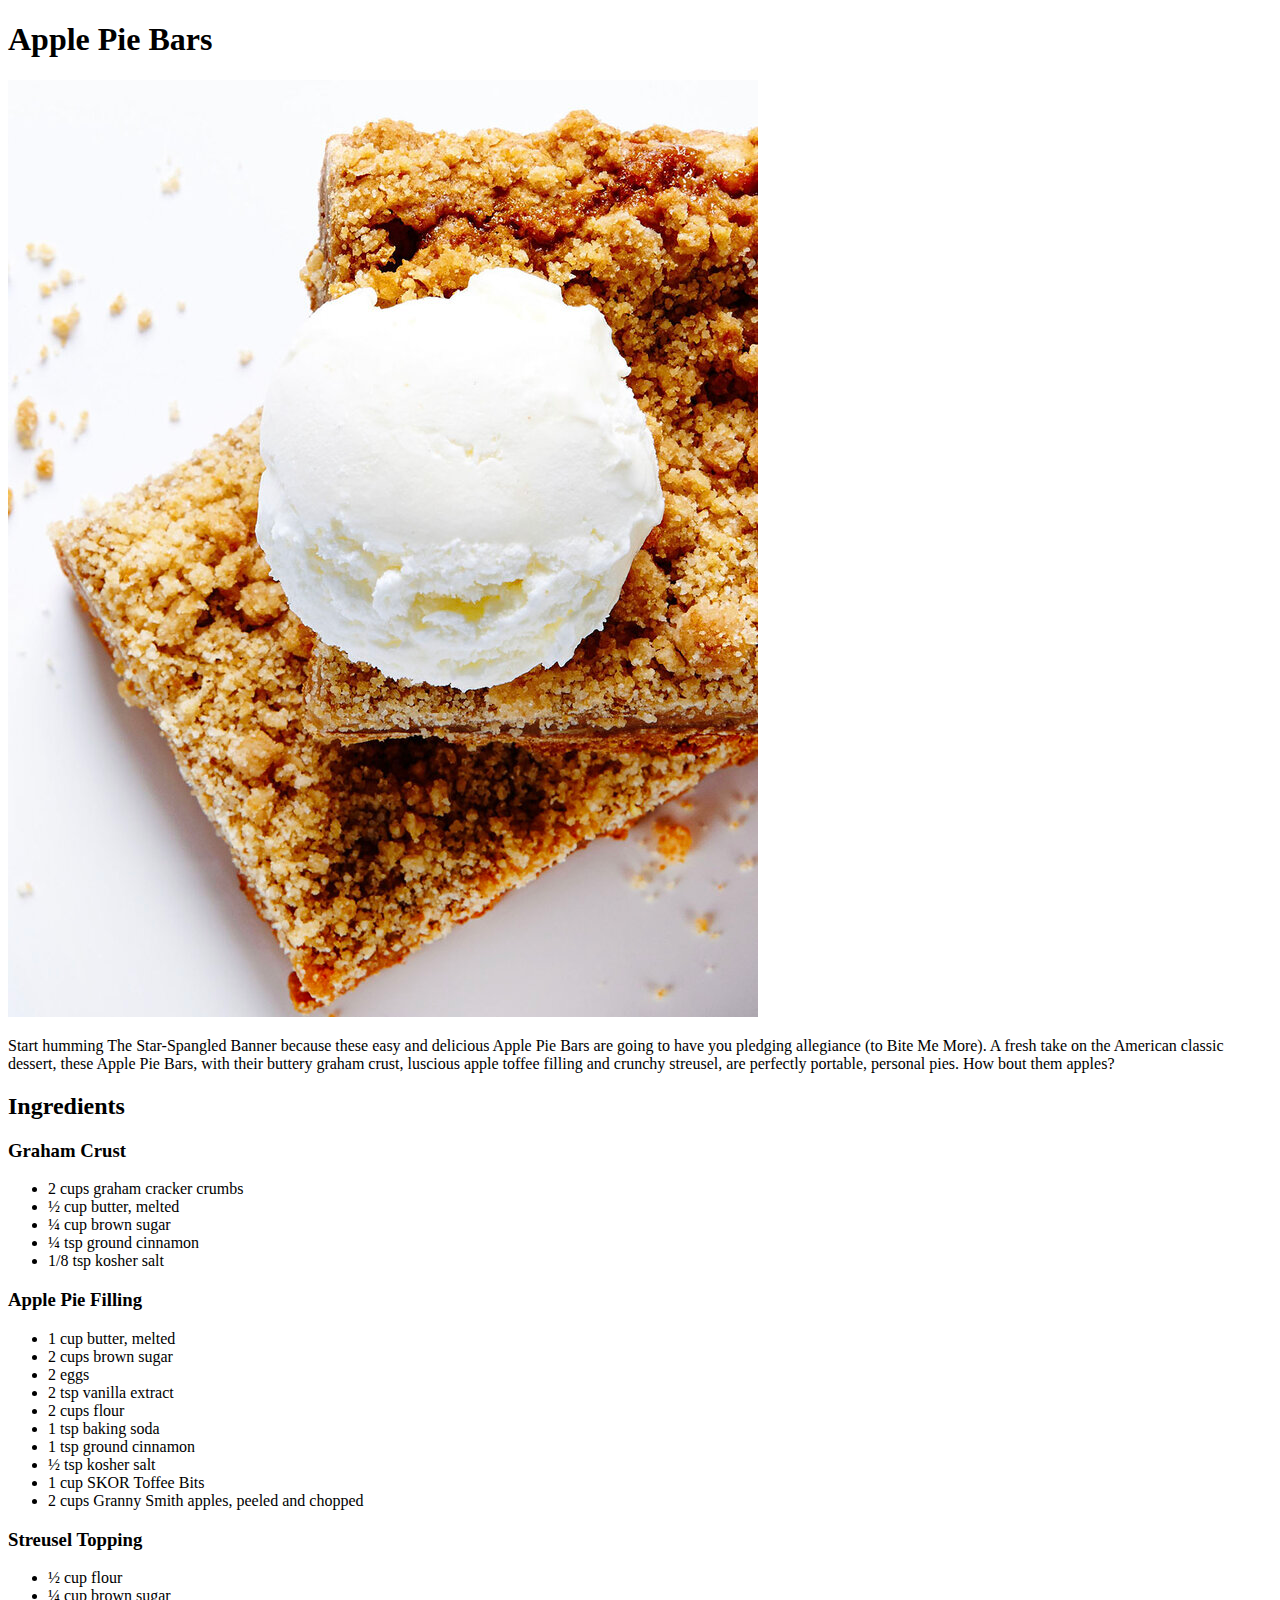
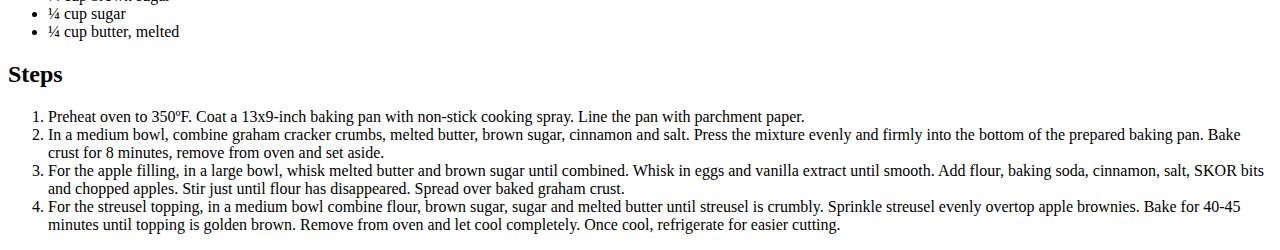
<file: recipes/apple-pie-bars.html>
<!DOCTYPE html>
<html lang="en">
  <head>
    <meta charset="UTF-8" />
    <title>Apple Pie Bars Recipe</title>
  </head>
  <body>
    <h1>Apple Pie Bars</h1>
    <img src="../img/apple-pie-bar.jpg" alt="Apple pie bars" />
    <p>
      Start humming The Star-Spangled Banner because these easy and delicious
      Apple Pie Bars are going to have you pledging allegiance (to Bite Me
      More). A fresh take on the American classic dessert, these Apple Pie Bars,
      with their buttery graham crust, luscious apple toffee filling and crunchy
      streusel, are perfectly portable, personal pies. How bout them apples?
    </p>
    <h2>Ingredients</h2>
    <h3>Graham Crust</h3>
    <ul>
      <li>2 cups graham cracker crumbs</li>
      <li>½ cup butter, melted</li>
      <li>¼ cup brown sugar</li>
      <li>¼ tsp ground cinnamon</li>
      <li>1/8 tsp kosher salt</li>
    </ul>
    <h3>Apple Pie Filling</h3>
    <ul>
      <li>1 cup butter, melted</li>
      <li>2 cups brown sugar</li>
      <li>2 eggs</li>
      <li>2 tsp vanilla extract</li>
      <li>2 cups flour</li>
      <li>1 tsp baking soda</li>
      <li>1 tsp ground cinnamon</li>
      <li>½ tsp kosher salt</li>
      <li>1 cup SKOR Toffee Bits</li>
      <li>2 cups Granny Smith apples, peeled and chopped</li>
    </ul>
    <h3>Streusel Topping</h3>
    <ul>
      <li>½ cup flour</li>
      <li>¼ cup brown sugar</li>
      <li>¼ cup sugar</li>
      <li>¼ cup butter, melted</li>
    </ul>
    <h2>Steps</h2>
    <ol>
      <li>
        Preheat oven to 350ºF. Coat a 13x9-inch baking pan with non-stick
        cooking spray. Line the pan with parchment paper.
      </li>
      <li>
        In a medium bowl, combine graham cracker crumbs, melted butter, brown
        sugar, cinnamon and salt. Press the mixture evenly and firmly into the
        bottom of the prepared baking pan. Bake crust for 8 minutes, remove from
        oven and set aside.
      </li>
      <li>
        For the apple filling, in a large bowl, whisk melted butter and brown
        sugar until combined. Whisk in eggs and vanilla extract until smooth.
        Add flour, baking soda, cinnamon, salt, SKOR bits and chopped apples.
        Stir just until flour has disappeared. Spread over baked graham crust.
      </li>
      <li>
        For the streusel topping, in a medium bowl combine flour, brown sugar,
        sugar and melted butter until streusel is crumbly. Sprinkle streusel
        evenly overtop apple brownies. Bake for 40-45 minutes until topping is
        golden brown. Remove from oven and let cool completely. Once cool,
        refrigerate for easier cutting.
      </li>
    </ol>
  </body>
</html>
</file>
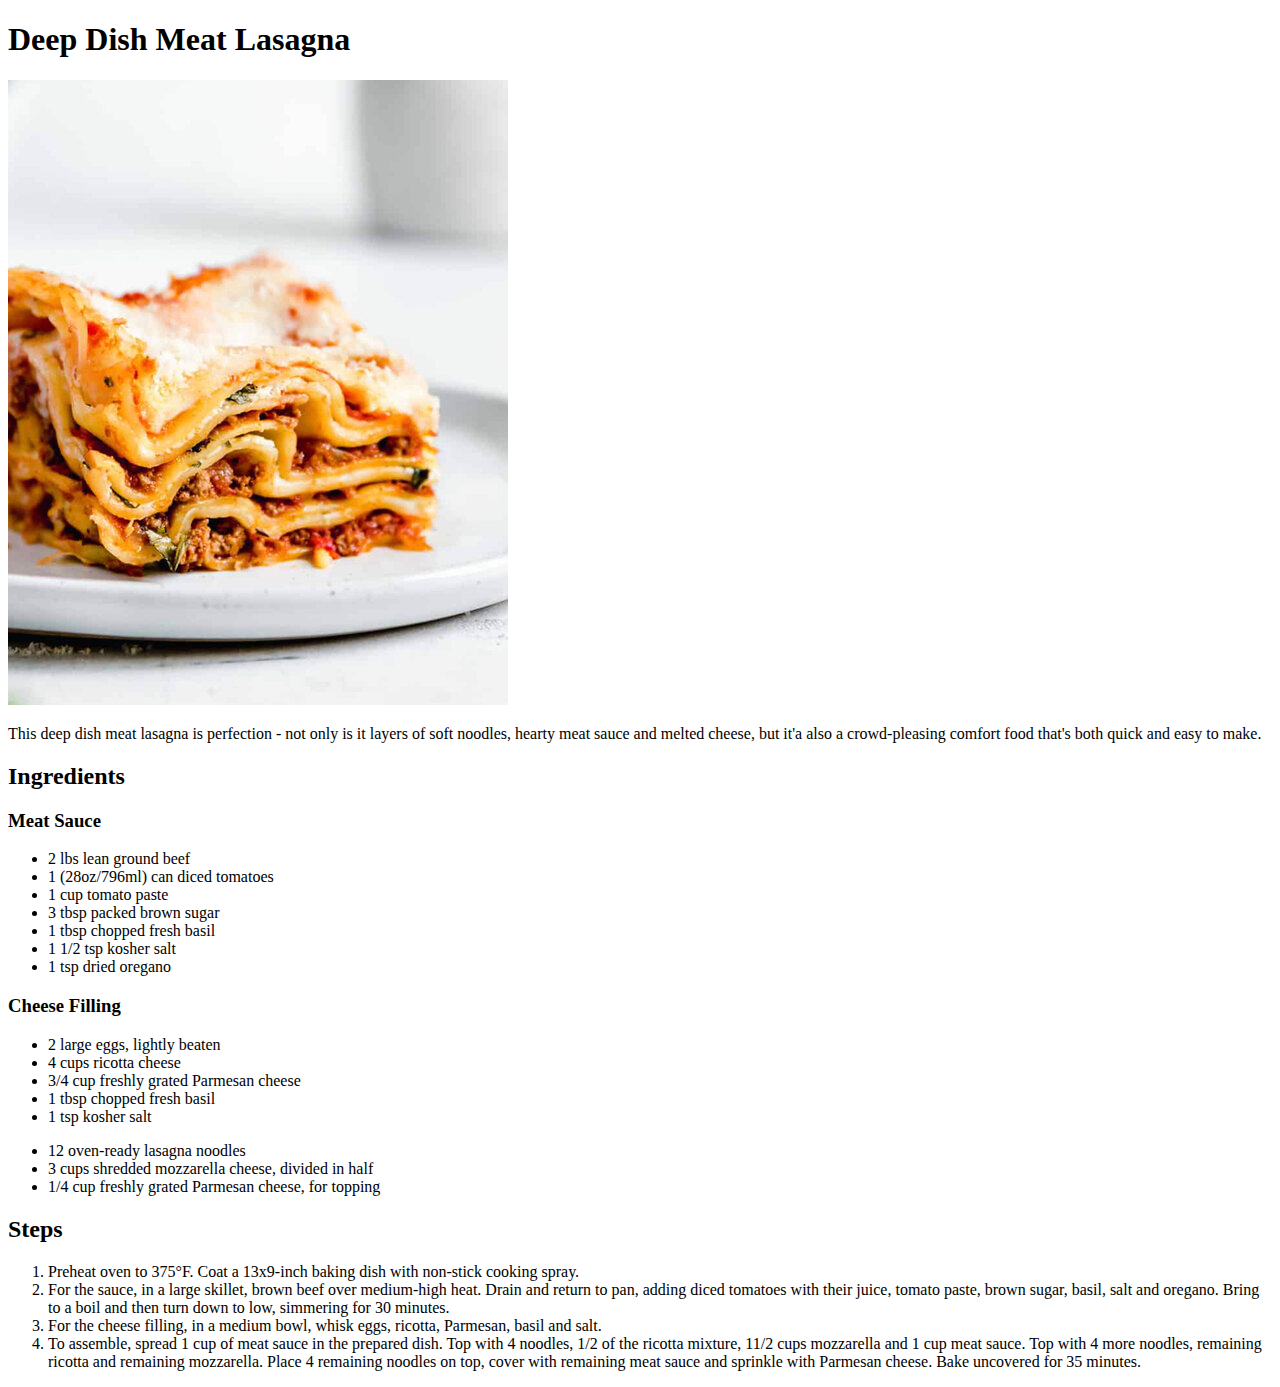
<file: recipes/lasagna.html>
<!DOCTYPE html>
<html lang="en">
  <head>
    <meta charset="utf-8" />
    <title>Deep Dish Meat Lasagna</title>
  </head>
  <body>
    <!-- infos at https://www.bitememore.com/easy-recipes/deep-dish-meat-lasagna-recipe -->
    <h1>Deep Dish Meat Lasagna</h1>
    <img src="../img/lasagna.jpg" alt="lasagna" />
    <p>
      This deep dish meat lasagna is perfection - not only is it layers of soft
      noodles, hearty meat sauce and melted cheese, but it'a also a
      crowd-pleasing comfort food that's both quick and easy to make.
    </p>
    <h2>Ingredients</h2>
    <h3>Meat Sauce</h3>
    <ul>
      <li>2 lbs lean ground beef</li>
      <li>1 (28oz/796ml) can diced tomatoes</li>
      <li>1 cup tomato paste</li>
      <li>3 tbsp packed brown sugar</li>
      <li>1 tbsp chopped fresh basil</li>
      <li>1 1/2 tsp kosher salt</li>
      <li>1 tsp dried oregano</li>
    </ul>
    <h3>Cheese Filling</h3>
    <ul>
      <li>2 large eggs, lightly beaten</li>
      <li>4 cups ricotta cheese</li>
      <li>3/4 cup freshly grated Parmesan cheese</li>
      <li>1 tbsp chopped fresh basil</li>
      <li>1 tsp kosher salt</li>
    </ul>
    <ul>
      <li>12 oven-ready lasagna noodles</li>
      <li>3 cups shredded mozzarella cheese, divided in half</li>
      <li>1/4 cup freshly grated Parmesan cheese, for topping</li>
    </ul>
    <h2>Steps</h2>
    <ol>
      <li>
        Preheat oven to 375°F. Coat a 13x9-inch baking dish with non-stick
        cooking spray.
      </li>
      <li>
        For the sauce, in a large skillet, brown beef over medium-high heat.
        Drain and return to pan, adding diced tomatoes with their juice, tomato
        paste, brown sugar, basil, salt and oregano. Bring to a boil and then
        turn down to low, simmering for 30 minutes.
      </li>
      <li>
        For the cheese filling, in a medium bowl, whisk eggs, ricotta, Parmesan,
        basil and salt.
      </li>
      <li>
        To assemble, spread 1 cup of meat sauce in the prepared dish. Top with 4
        noodles, 1/2 of the ricotta mixture, 11/2 cups mozzarella and 1 cup meat
        sauce. Top with 4 more noodles, remaining ricotta and remaining
        mozzarella. Place 4 remaining noodles on top, cover with remaining meat
        sauce and sprinkle with Parmesan cheese. Bake uncovered for 35 minutes.
      </li>
    </ol>
  </body>
</html>
</file>
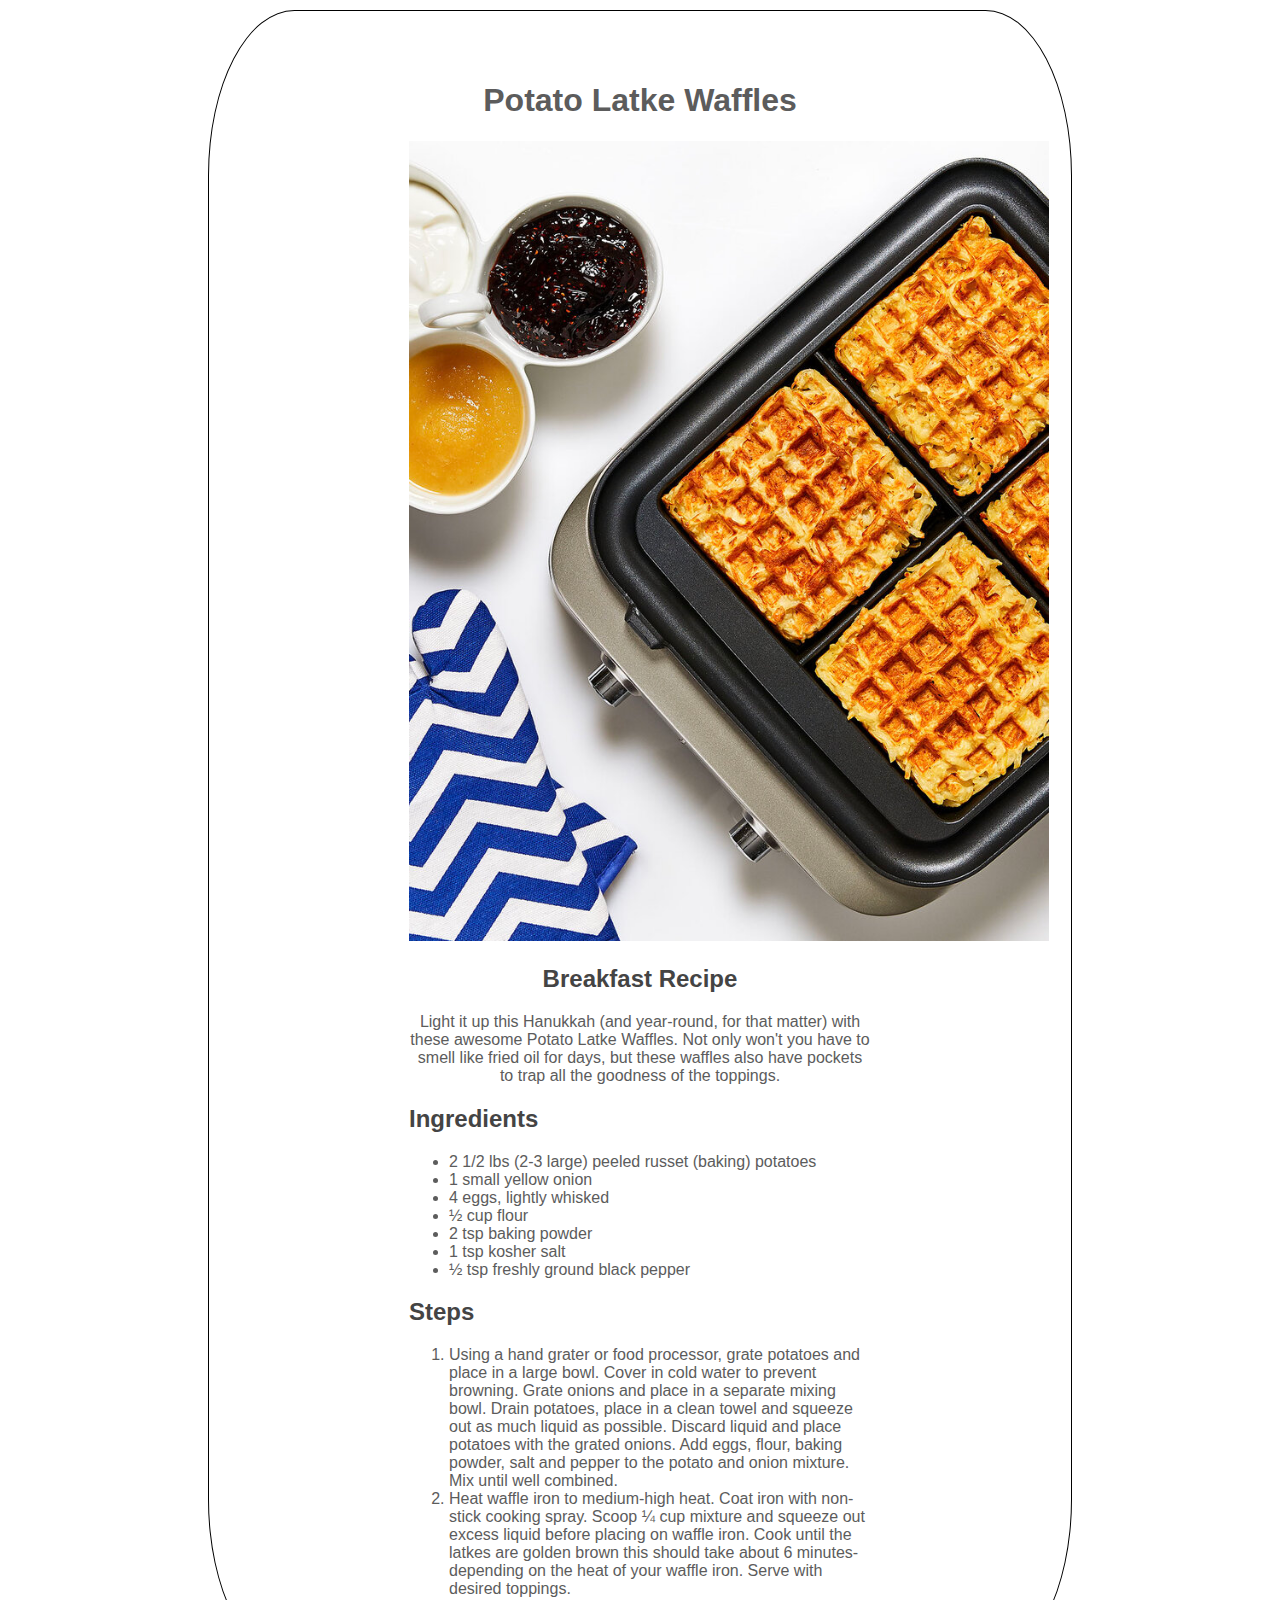
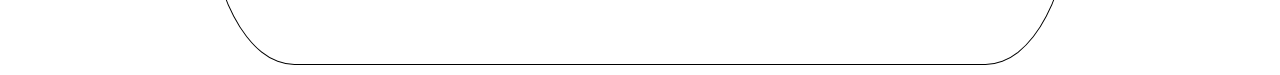
<file: recipes/potato-latke-waffles.html>
<!DOCTYPE html>
<html lang="en">
  <head>
    <meta charset="utf-8" />
    <link rel="stylesheet" href="../styles/styles.css" />
    <title>Potato Latke Waffles</title>
  </head>
  <body>
    <!-- infos at https://www.bitememore.com/easy-recipes/potato-latke-waffles-recipe -->

    <main>
      <h1>Potato Latke Waffles</h1>
      <div class="image-header">
        <img src="../img/potato-latke-waffles.jpg" alt="Potato Latke Waffles" />
      </div>
      <h2 class="subheader">Breakfast Recipe</h2>
      <p>
        Light it up this Hanukkah (and year-round, for that matter) with these
        awesome Potato Latke Waffles. Not only won't you have to smell like
        fried oil for days, but these waffles also have pockets to trap all the
        goodness of the toppings.
      </p>
      <h2 class="subheader meal-preparation">Ingredients</h2>
      <ul>
        <li>2 1/2 lbs (2-3 large) peeled russet (baking) potatoes</li>
        <li>1 small yellow onion</li>
        <li>4 eggs, lightly whisked</li>
        <li>½ cup flour</li>
        <li>2 tsp baking powder</li>
        <li>1 tsp kosher salt</li>
        <li>½ tsp freshly ground black pepper</li>
      </ul>
      <h2 class="subheader meal-preparation">Steps</h2>
      <ol>
        <li>
          Using a hand grater or food processor, grate potatoes and place in a
          large bowl. Cover in cold water to prevent browning. Grate onions and
          place in a separate mixing bowl. Drain potatoes, place in a clean
          towel and squeeze out as much liquid as possible. Discard liquid and
          place potatoes with the grated onions. Add eggs, flour, baking powder,
          salt and pepper to the potato and onion mixture. Mix until well
          combined.
        </li>
        <li>
          Heat waffle iron to medium-high heat. Coat iron with non-stick cooking
          spray. Scoop ¼ cup mixture and squeeze out excess liquid before
          placing on waffle iron. Cook until the latkes are golden brown this
          should take about 6 minutes-depending on the heat of your waffle iron.
          Serve with desired toppings.
        </li>
      </ol>
    </main>
  </body>
</html>
</file>
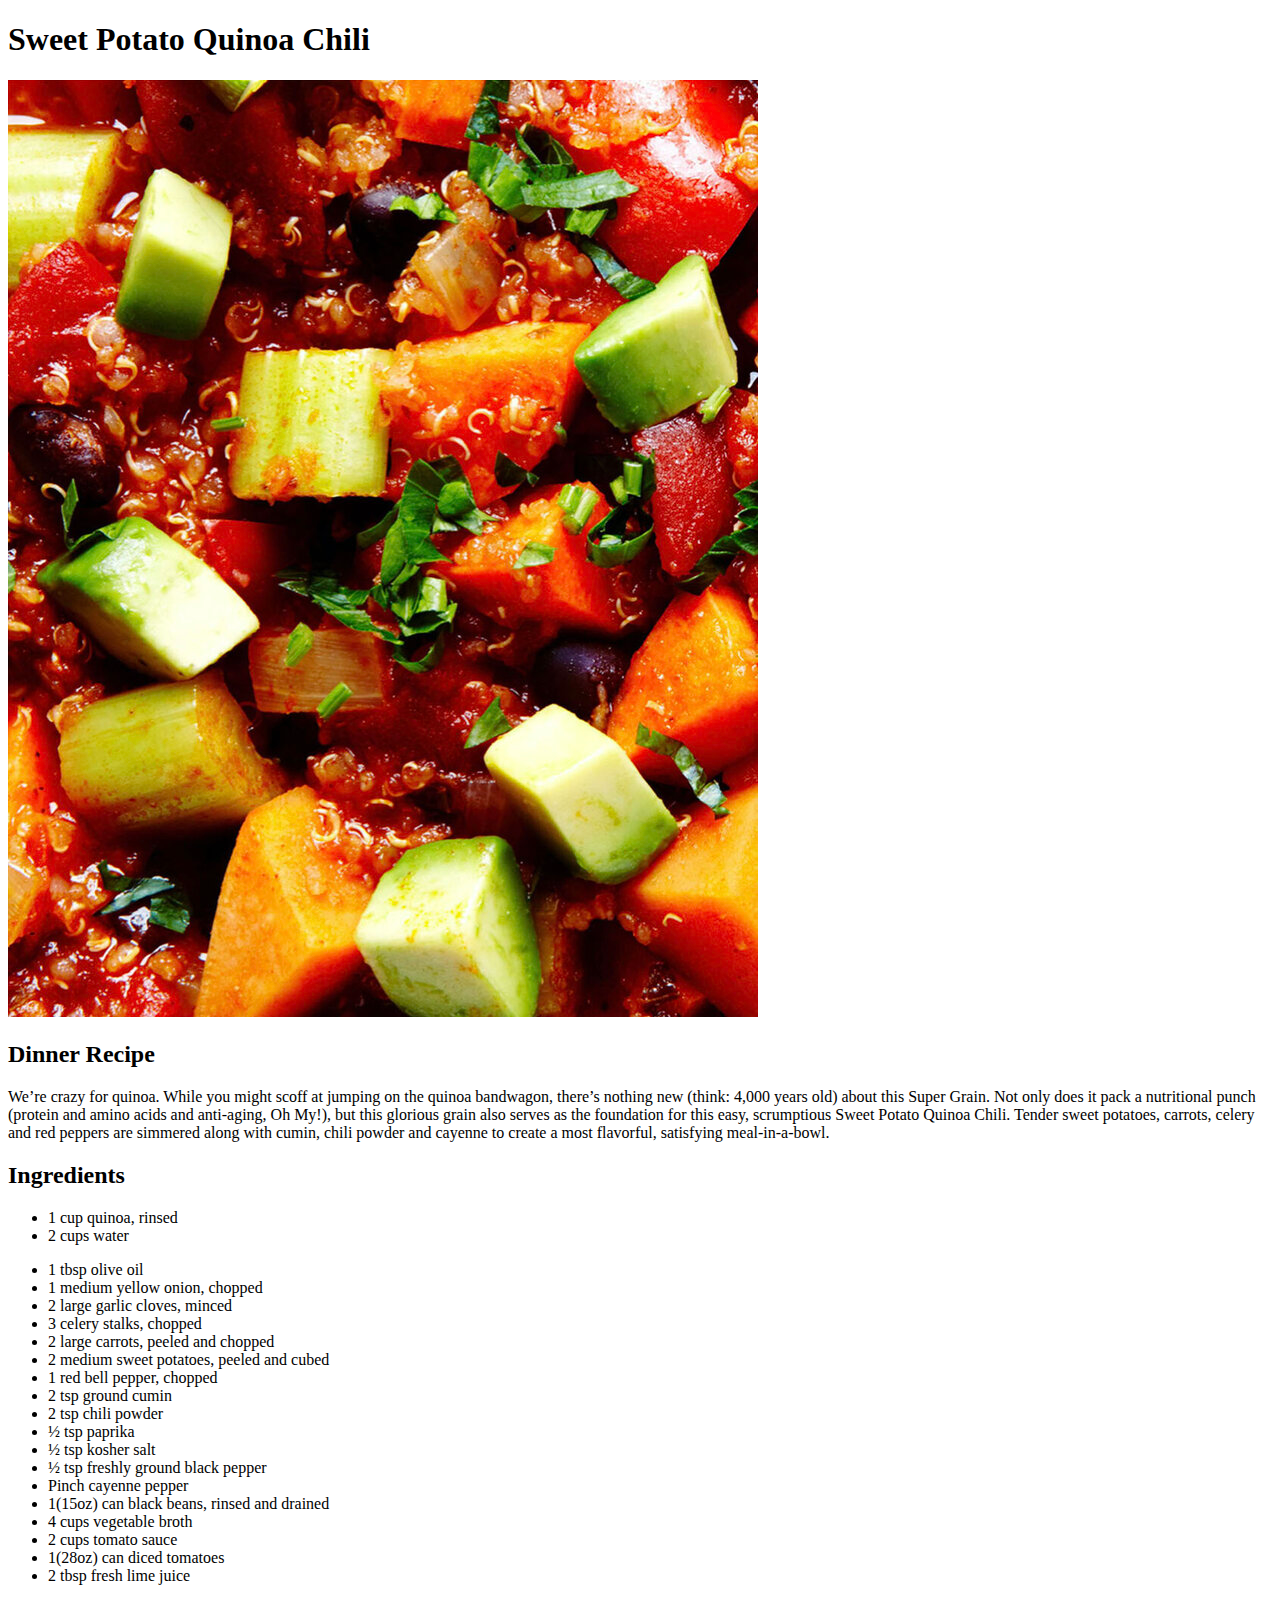
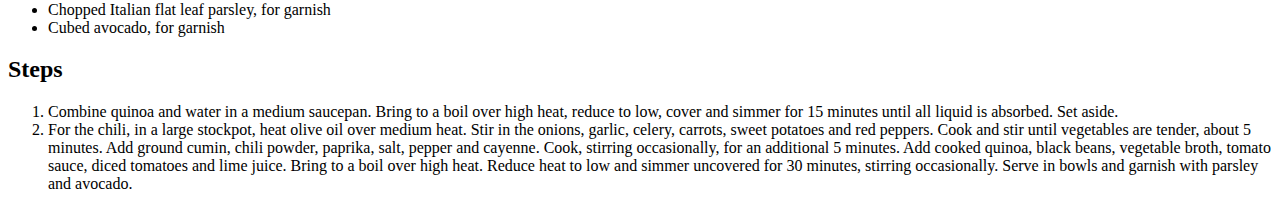
<file: recipes/sweet-potato-quinoa-chili.html>
<!DOCTYPE html>
<html lang="en">
  <head>
    <meta charset="UTF-8" />
    <title>Sweet Potato Quinoa Chili</title>
  </head>
  <body>
    <!-- infos at https://www.bitememore.com/easy-recipes/sweet-potato-quinoa-chili-recipe -->
    
    <h1>Sweet Potato Quinoa Chili</h1>
    <img
      src="../img/sweet-potato-quinoa-chili.jpg"
      alt="Sweet Potato Quinoa Chili"
    />
    <h2>Dinner Recipe</h2>
    <p>
      We’re crazy for quinoa. While you might scoff at jumping on the quinoa
      bandwagon, there’s nothing new (think: 4,000 years old) about this Super
      Grain. Not only does it pack a nutritional punch (protein and amino acids
      and anti-aging, Oh My!), but this glorious grain also serves as the
      foundation for this easy, scrumptious Sweet Potato Quinoa Chili. Tender
      sweet potatoes, carrots, celery and red peppers are simmered along with
      cumin, chili powder and cayenne to create a most flavorful, satisfying
      meal-in-a-bowl.
    </p>
    <h2>Ingredients</h2>
    <ul>
      <li>1 cup quinoa, rinsed</li>
      <li>2 cups water</li>
    </ul>
    <ul>
      <li>1 tbsp olive oil</li>
      <li>1 medium yellow onion, chopped</li>
      <li>2 large garlic cloves, minced</li>
      <li>3 celery stalks, chopped</li>
      <li>2 large carrots, peeled and chopped</li>
      <li>2 medium sweet potatoes, peeled and cubed</li>
      <li>1 red bell pepper, chopped</li>
      <li>2 tsp ground cumin</li>
      <li>2 tsp chili powder</li>
      <li>½ tsp paprika</li>
      <li>½ tsp kosher salt</li>
      <li>½ tsp freshly ground black pepper</li>
      <li>Pinch cayenne pepper</li>
      <li>1(15oz) can black beans, rinsed and drained</li>
      <li>4 cups vegetable broth</li>
      <li>2 cups tomato sauce</li>
      <li>1(28oz) can diced tomatoes</li>
      <li>2 tbsp fresh lime juice</li>
    </ul>
    <ul>
      <li>Chopped Italian flat leaf parsley, for garnish</li>
      <li>Cubed avocado, for garnish</li>
    </ul>
    <h2>Steps</h2>
    <ol>
      <li>
        Combine quinoa and water in a medium saucepan. Bring to a boil over high
        heat, reduce to low, cover and simmer for 15 minutes until all liquid is
        absorbed. Set aside.
      </li>
      <li>
        For the chili, in a large stockpot, heat olive oil over medium heat.
        Stir in the onions, garlic, celery, carrots, sweet potatoes and red
        peppers. Cook and stir until vegetables are tender, about 5 minutes. Add
        ground cumin, chili powder, paprika, salt, pepper and cayenne. Cook,
        stirring occasionally, for an additional 5 minutes. Add cooked quinoa,
        black beans, vegetable broth, tomato sauce, diced tomatoes and lime
        juice. Bring to a boil over high heat. Reduce heat to low and simmer
        uncovered for 30 minutes, stirring occasionally. Serve in bowls and
        garnish with parsley and avocado.
      </li>
    </ol>
  </body>
</html>
</file>
<file: styles/styles.css>
/* Recipes Page*/
*{
    font-family: Arial, Helvetica, sans-serif
}

main{
    padding: 50px 200px;
    margin: 10px 200px;
    border: 1px solid black;
    border-radius: 10%;
}

h1, .subheader, p{
    text-align: center;
}

.image-header{
    width: 100%;
    text-align: center;
}

img{
    height: 800px;
}

.subheader{
    color: rgb(68, 68, 68);
}

h1, p, li{
    color: rgb(92, 92, 92);
}

.subheader.meal-preparation{
    text-align: left;
}

.options-recipe{
    padding: 0;
    text-align: center;
}

.options-recipe li{
    list-style-type: none;
    list-style-position: inside;
}
</file>
